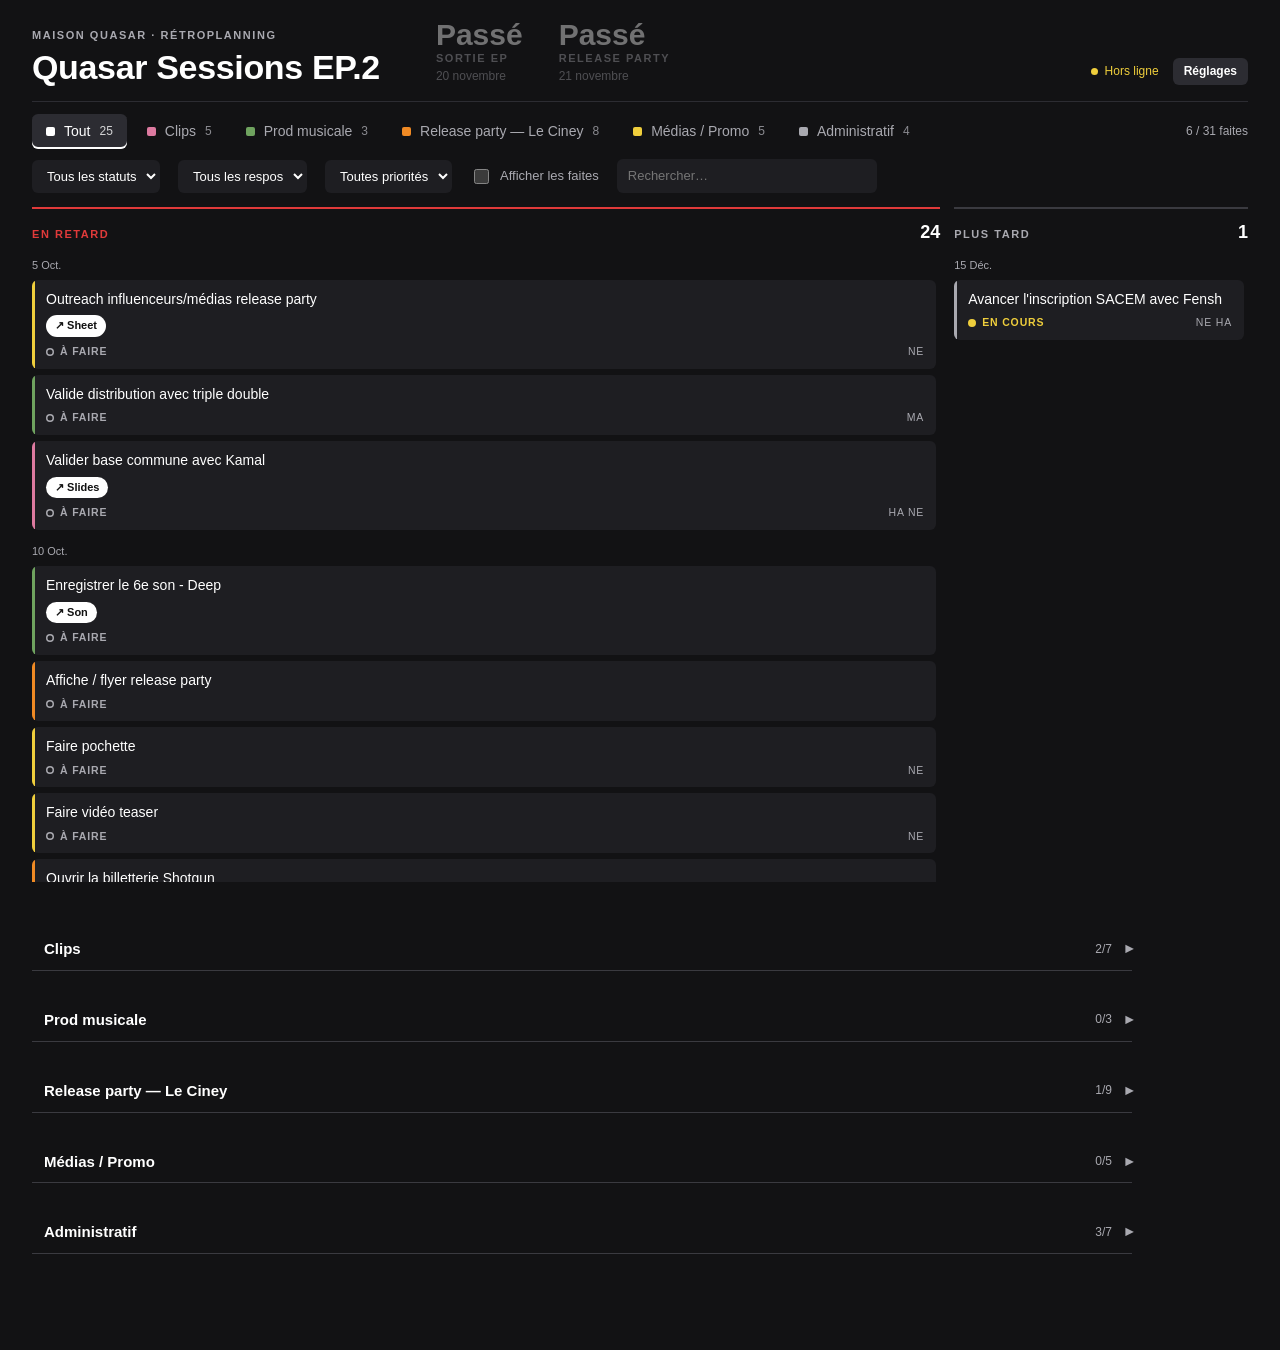
<file: index.html>
<!doctype html>
<html lang="fr">
<head>
  <meta charset="utf-8">
  <meta name="viewport" content="width=device-width, initial-scale=1">
  <meta name="color-scheme" content="dark">
  <meta name="theme-color" content="#121214">
  <title>Rétroplanning EP.2</title>
  <meta name="description" content="Rétroplanning de la sortie de QUASAR SESSIONS EP.2">
  <link rel="icon" href="data:image/svg+xml,%3Csvg xmlns='http://www.w3.org/2000/svg' viewBox='0 0 32 32'%3E%3Crect width='32' height='32' fill='%23121214'/%3E%3Crect x='9' y='9' width='14' height='14' transform='rotate(45 16 16)' fill='none' stroke='%23ffffff' stroke-width='3'/%3E%3C/svg%3E">
  <link rel="preconnect" href="https://docs.google.com">
  <link rel="preconnect" href="https://drive.google.com">
  <link rel="preconnect" href="https://w.soundcloud.com">
  <link rel="stylesheet" href="css/app.css">
</head>
<body>
  <a class="skip" href="#list">Aller aux tâches</a>

  <header class="hdr">
    <div class="hd-title">
      <p class="kicker">Maison Quasar · Rétroplanning</p>
      <h1>Quasar Sessions EP.2</h1>
    </div>
    <div id="hdr-info" class="countdowns"></div>
    <div class="tools">
      <button type="button" id="save" class="btn sm" hidden>Enregistrer</button>
      <button type="button" id="sync" class="sync" aria-live="polite"></button>
      <button type="button" id="btn-settings" class="btn sm" aria-label="Réglages">Réglages</button>
    </div>
  </header>

  <nav id="cats" class="cats" aria-label="Catégories"></nav>
  <nav id="filters" class="filters" aria-label="Filtres"></nav>

  <section id="timeline" aria-label="Frise"></section>

  <main id="list"></main>

  <div id="toasts" role="status" aria-live="polite"></div>

  <dialog id="overlay" class="overlay" aria-label="Ressource">
    <div class="ov-bar">
      <strong id="ov-title"></strong>
      <a id="ov-open" class="btn sm" target="_blank" rel="noopener noreferrer">Nouvel onglet ↗</a>
      <button type="button" class="btn sm" id="ov-close" aria-label="Fermer">Fermer</button>
    </div>
    <p id="ov-hint" class="ov-hint" hidden>Si rien ne s'affiche, ce site refuse l'intégration → <a id="ov-open2" target="_blank" rel="noopener noreferrer">ouvrir dans un nouvel onglet</a>.</p>
    <p id="ov-loading" class="ov-loading">Chargement…</p>
    <iframe id="ov-frame" title="Ressource" allow="autoplay" referrerpolicy="strict-origin-when-cross-origin"></iframe>
  </dialog>

  <dialog id="panel" class="panel" aria-label="Détail de la tâche"></dialog>

  <dialog id="settings" class="dlg"></dialog>

  <script type="module" src="js/main.js"></script>
</body>
</html>
</file>
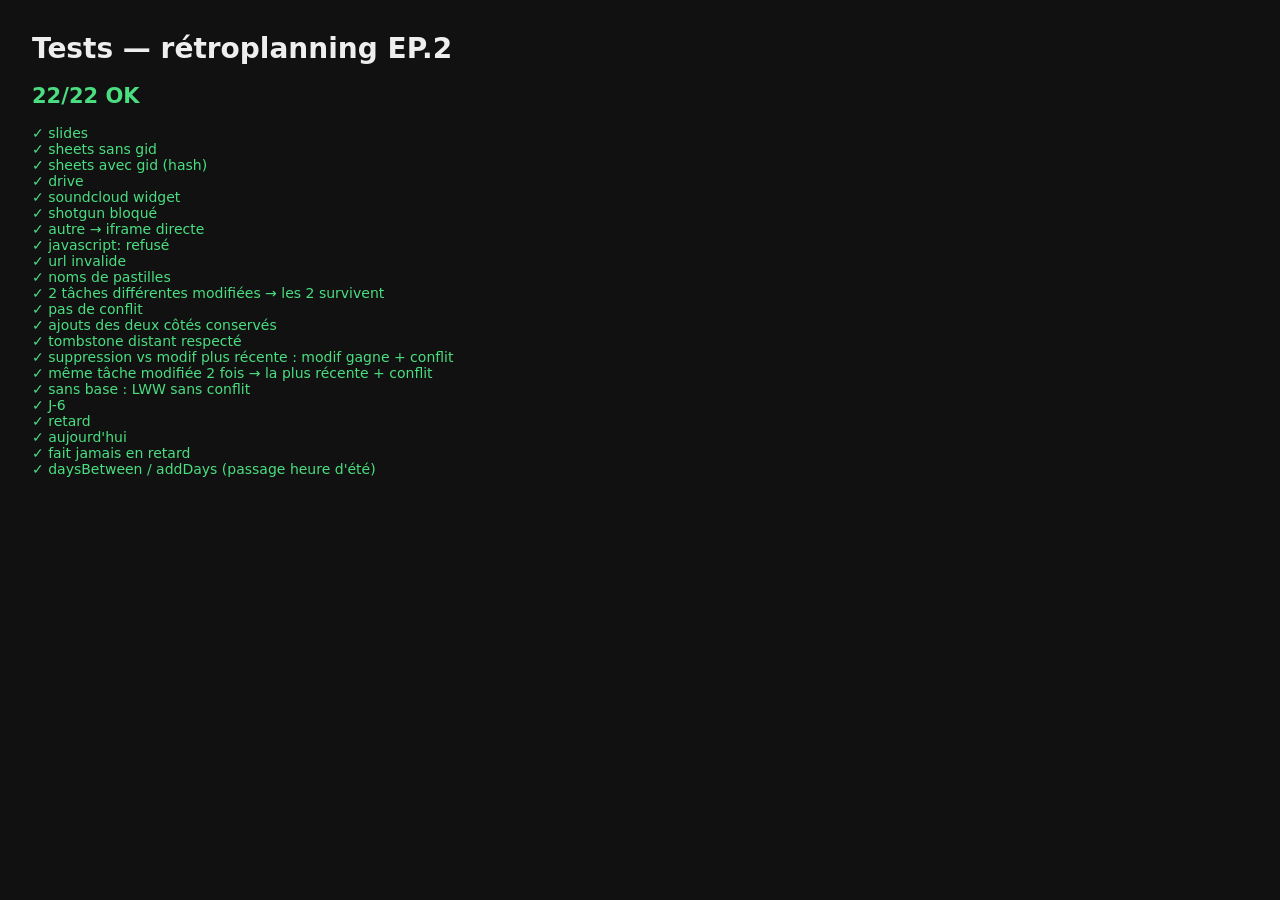
<file: tests.html>
<!doctype html>
<html lang="fr"><head><meta charset="utf-8"><title>Tests</title>
<style>body{font:14px system-ui;margin:2rem;background:#111;color:#eee}.ok{color:#4ade80}.ko{color:#f87171}pre{margin:.2rem 0 .6rem 1rem;color:#aaa}</style></head>
<body><h1>Tests — rétroplanning EP.2</h1><div id="out"></div>
<script type="module">
import { run } from './tests/cases.js';
const out = document.getElementById('out'); let n = 0, fail = 0;
run({ eq(name, a, b) {
  n++; const ok = JSON.stringify(a) === JSON.stringify(b); if (!ok) fail++;
  out.insertAdjacentHTML('beforeend', `<div class="${ok ? 'ok' : 'ko'}">${ok ? '✓' : '✗'} ${name}</div>` +
    (ok ? '' : `<pre>reçu ${JSON.stringify(a)}\nattendu ${JSON.stringify(b)}</pre>`));
}});
out.insertAdjacentHTML('afterbegin', `<h2 class="${fail ? 'ko' : 'ok'}">${n - fail}/${n} OK</h2>`);
</script></body></html>
</file>
<file: css/app.css>
/* Palette reprise du deck CLIPS_EP2_DA : charbon, panneaux gris foncé, blanc, gris clair, une couleur par catégorie. */
:root {
  color-scheme: dark;
  --bg: #121214; --card: #1e1e22; --card2: #2c2c32; --line: #2c2c32; --line2: #3a3a40;
  --fg: #fff; --mut: #a9a9b0; --late: #e03a3a; --warn: #efce3c;
  --font: "Helvetica Neue", Helvetica, Arial, sans-serif;
}
* { box-sizing: border-box; }
[hidden] { display: none !important; }
html { -webkit-text-size-adjust: 100%; }
body { margin: 0; background: var(--bg); color: var(--fg); font: 14px/1.45 var(--font); padding: 0 32px 96px; }
.skip { position: absolute; left: -999px; } .skip:focus { left: 8px; top: 8px; background: var(--fg); color: var(--bg); padding: 8px; z-index: 99; }
button { font: inherit; color: inherit; cursor: pointer; background: none; border: 0; padding: 0; }
:focus-visible { outline: 2px solid var(--fg); outline-offset: 2px; }
.muted { color: var(--mut); } .empty { padding: 16px 0; }
code { background: var(--card2); padding: 1px 6px; border-radius: 3px; font-size: .9em; }
a { color: var(--fg); }
.kicker { font-size: 11px; font-weight: 700; letter-spacing: .14em; text-transform: uppercase; color: var(--mut); }
.sq { display: inline-block; width: 9px; height: 9px; background: var(--c); border-radius: 2px; flex: none; }

/* ---- en-tête ---- */
.hdr { display: flex; align-items: flex-end; gap: 16px 56px; flex-wrap: wrap; padding: 20px 0 16px; }
.hd-title .kicker { margin: 0 0 6px; }
h1 { margin: 0; font-size: 34px; line-height: 1.05; font-weight: 700; letter-spacing: -.01em; }
.countdowns { display: flex; gap: 36px; flex: 1; flex-wrap: wrap; }
.cd { display: grid; grid-template-columns: auto; gap: 1px; }
.cd b { font-size: 30px; line-height: 1; font-weight: 700; }
.cd small { font-size: 12px; color: var(--mut); }
.cd.past { opacity: .4; }
.tools { display: flex; align-items: center; gap: 14px; }
.sync { font-size: 12px; color: var(--mut); }
.sync::before { content: ""; display: inline-block; width: 7px; height: 7px; margin-right: 7px; border-radius: 50%; background: currentColor; }
.sync.ok { color: #7fbf7b; } .sync.warn { color: var(--warn); } .sync.err { color: var(--late); } .sync.wait { color: var(--fg); }

/* ---- catégories ---- */
.cats { display: flex; align-items: center; gap: 6px; flex-wrap: wrap; border-top: 1px solid var(--line); padding-top: 12px; }
.cat-tab { display: inline-flex; align-items: center; gap: 9px; padding: 7px 14px; border-radius: 6px; color: var(--mut); font-weight: 500; }
.cat-tab small { font-size: 12px; opacity: .8; }
.cat-tab:hover { color: var(--fg); background: var(--card); }
.cat-tab.on { color: var(--fg); background: var(--card2); box-shadow: inset 0 -2px 0 var(--c); }
.cats:has(.cat-tab.on:not(:first-child)) .cat-tab:first-child { opacity: .7; }
.cats-sum { margin-left: auto; font-size: 12px; color: var(--mut); }

/* ---- filtres ---- */
.filters { display: flex; flex-wrap: wrap; align-items: center; gap: 10px 18px; padding: 10px 0 14px; font-size: 13px; color: var(--mut); }
select, input[type=text], input[type=url], input[type=date], input[type=search], input[type=password], textarea {
  font: inherit; color: var(--fg); background: var(--card); border: 1px solid transparent; border-radius: 6px; padding: 7px 10px; min-width: 0; max-width: 100%;
}
select { padding-right: 6px; } option { background: var(--card); }
input:focus, select:focus, textarea:focus { outline: 0; border-color: var(--line2); background: var(--card2); }
input[type=search] { flex: 1 1 160px; max-width: 260px; }
.chk { display: inline-flex; gap: 8px; align-items: center; cursor: pointer; }
input[type=checkbox] { accent-color: #fff; width: 15px; height: 15px; }
.tg { color: var(--mut); text-decoration: underline; text-underline-offset: 3px; } .tg:hover { color: var(--fg); }

/* ---- tableau par semaine ---- */
.board { display: flex; gap: 14px; overflow-x: auto; align-items: stretch; padding-bottom: 6px; }
.col { flex: 1 1 0; min-width: 160px; display: flex; flex-direction: column; min-height: 0; border-top: 2px solid var(--line2); padding-top: 10px; }
.col.now { border-color: var(--fg); }
.col.late { border-color: var(--late); } .col.late .kicker { color: var(--late); }
.col.empty { flex: 0 0 74px; min-width: 74px; opacity: .55; }
.col.empty.now { flex-basis: 104px; min-width: 104px; opacity: 1; }
.col header { display: flex; justify-content: space-between; align-items: baseline; gap: 6px; margin-bottom: 12px; }
.col.now .kicker { color: var(--fg); }
.col header b { font-size: 18px; }
.col-body { overflow-y: auto; min-height: 0; flex: 1 1 auto; padding-right: 4px; scrollbar-width: thin; scrollbar-color: var(--line2) transparent; }
.nothing { margin: 0; font-size: 12px; color: var(--mut); }
.day { margin-bottom: 14px; }
.day h4 { margin: 0 0 6px; font-size: 11px; font-weight: 500; color: var(--mut); text-transform: capitalize; }

.bc { background: var(--card); border-radius: 6px; padding: 10px 12px 9px 14px; margin-bottom: 6px; position: relative; overflow: hidden; display: grid; gap: 7px; }
.bc::before { content: ""; position: absolute; left: 0; top: 0; bottom: 0; width: 3px; background: var(--c); }
.bc:hover { background: var(--card2); }
.bc-main { display: block; width: 100%; text-align: left; }
.bc-t { display: -webkit-box; -webkit-line-clamp: 3; -webkit-box-orient: vertical; overflow: hidden; font-weight: 500; line-height: 1.35; }
.bc-res { display: flex; flex-wrap: wrap; gap: 5px; }
.bc-m { display: flex; justify-content: space-between; align-items: center; gap: 8px; font-size: 10.5px; letter-spacing: .08em; text-transform: uppercase; color: var(--mut); }
.bc-m em { font-style: normal; }
.stat { display: inline-flex; align-items: center; gap: 6px; font-weight: 700; }
.stat::before { content: ""; width: 8px; height: 8px; border-radius: 50%; box-shadow: inset 0 0 0 1.5px currentColor; }
.st-doing .stat { color: var(--warn); } .st-doing .stat::before { background: var(--warn); box-shadow: none; }
.st-done .stat { color: #7fbf7b; } .st-done .stat::before { background: #7fbf7b; box-shadow: none; }
.bc.st-done { opacity: .6; } .bc.st-done .bc-t { text-decoration: line-through; text-decoration-color: var(--line2); }
.rchip { background: var(--fg); color: #111; font-size: 11px; font-weight: 700; padding: 3px 9px; border-radius: 99px; white-space: nowrap; }
.rchip:hover { background: #d8d8dc; }
.ms { border: 1px solid var(--fg); border-radius: 6px; padding: 9px 12px; margin-bottom: 6px; display: grid; gap: 1px; }
.ms b { font-size: 13px; } .ms span { font-size: 12px; color: var(--mut); }

/* ---- détail par catégorie (bas de page) ---- */
#list { margin-top: 40px; display: grid; gap: 28px; max-width: 1100px; }
.cat h2 { margin: 0; }
.cat h2 button { width: 100%; display: flex; align-items: center; gap: 12px; padding: 10px 0; border-bottom: 1px solid var(--line2); font-size: 15px; font-weight: 700; text-align: left; }
.cat .lbl { flex: 1; } .count { color: var(--mut); font-weight: 400; font-size: 12px; }
.chev { color: var(--mut); transition: transform .15s; }
button[aria-expanded="false"] .chev { transform: rotate(-90deg); }
.tasks { list-style: none; margin: 0; padding: 0; }
.task { border-bottom: 1px solid var(--line); }
.row { display: flex; align-items: center; gap: 14px; padding: 8px 0; flex-wrap: wrap; }
.stbtn { width: 82px; flex: none; padding: 4px 0; border-radius: 4px; background: var(--card); font-size: 11px; font-weight: 600; color: var(--mut); text-align: center; }
.stbtn:hover:not(:disabled) { background: var(--card2); color: var(--fg); }
.stbtn.st-doing { color: #111; background: var(--warn); }
.stbtn.st-done { background: var(--fg); color: #111; }
.stbtn:disabled { cursor: default; opacity: .6; }
.ttl { flex: 1 1 260px; text-align: left; font-weight: 500; padding: 4px 0; }
.ttl:hover { text-decoration: underline; text-underline-offset: 3px; }
.st-done .ttl { color: var(--mut); font-weight: 400; }
.meta { display: inline-flex; align-items: center; gap: 12px; margin-left: auto; }
.due { font-size: 12px; color: var(--mut); white-space: nowrap; }
.due.late { color: var(--late); font-weight: 700; } .due.soon, .due.today { color: var(--warn); font-weight: 600; }
.owners { display: inline-flex; gap: 4px; }
.av { font-size: 10px; font-weight: 700; background: var(--card2); padding: 2px 6px; border-radius: 3px; text-transform: uppercase; letter-spacing: .05em; }

.detail { padding: 8px 0 22px 96px; display: grid; gap: 18px; }
.detail.in-panel { padding: 0; }
.grid { display: grid; grid-template-columns: repeat(auto-fit, minmax(170px, 1fr)); gap: 14px 18px; }
.f { display: grid; gap: 5px; font-size: 11px; font-weight: 700; letter-spacing: .12em; text-transform: uppercase; color: var(--mut); border: 0; padding: 0; margin: 0; }
.f input, .f select, .f textarea { color: var(--fg); font: 400 14px var(--font); text-transform: none; letter-spacing: 0; width: 100%; }
.wide { grid-column: 1 / -1; } legend { padding: 0; margin-bottom: 8px; }
.chks { display: flex; gap: 18px; flex-wrap: wrap; color: var(--fg); font: 400 14px var(--font); text-transform: none; letter-spacing: 0; }
textarea { resize: vertical; line-height: 1.45; }
.resources h4 { margin: 0 0 8px; font-size: 11px; letter-spacing: .12em; text-transform: uppercase; color: var(--mut); }
.res { display: grid; grid-template-columns: 130px 1fr auto auto; gap: 8px; margin-bottom: 8px; align-items: center; }
.add { margin: 12px 0 0; }

/* ---- boutons ---- */
.btn { display: inline-block; background: var(--card2); border-radius: 6px; padding: 8px 14px; font-weight: 600; font-size: 13px; text-decoration: none; }
.btn:hover:not(:disabled) { background: var(--line2); }
.btn.sm { padding: 5px 11px; font-size: 12px; }
.btn.primary { background: var(--fg); color: #111; } .btn.primary:hover:not(:disabled) { background: #ddd; }
.btn.ghost { background: none; color: var(--mut); }
.btn:disabled { opacity: .4; cursor: not-allowed; }
.danger-btn { color: var(--late); background: none; box-shadow: inset 0 0 0 1px var(--late); }
.danger-btn:hover:not(:disabled) { background: var(--late); color: #fff; }

/* ---- panneau latéral, toasts, overlay, réglages ---- */
dialog { color: var(--fg); background: var(--card); border: 0; border-radius: 10px; padding: 0; }
dialog::backdrop { background: rgb(0 0 0 / .6); }
.panel { margin: 0 0 0 auto; height: 100vh; max-height: 100vh; width: min(520px, 100vw); border-radius: 0; padding: 26px 28px 40px; overflow-y: auto; border-left: 1px solid var(--line2); }
.panel[open] { display: grid; align-content: start; gap: 18px; }
.pn-head { display: flex; justify-content: space-between; align-items: center; }
.pn-head .kicker { display: inline-flex; align-items: center; gap: 9px; }
.pn-title { font-size: 24px; font-weight: 700; line-height: 1.2; background: transparent; padding: 6px 0; border-radius: 0; border-bottom: 1px solid var(--line2); width: 100%; }
.pn-title:focus { background: transparent; border-color: var(--fg); }

#toasts { position: fixed; bottom: 18px; left: 18px; right: 18px; display: grid; gap: 8px; justify-items: center; z-index: 50; pointer-events: none; }
.toast { pointer-events: auto; display: flex; gap: 14px; align-items: center; background: var(--fg); color: #111; padding: 10px 14px; border-radius: 8px; max-width: 620px; font-weight: 500; }
.toast .btn { background: #111; color: #fff; } .toast .btn.ghost { background: none; color: #555; }
.overlay { width: min(1200px, 96vw); height: 92vh; }
.overlay[open] { display: flex; flex-direction: column; }
.ov-bar { display: flex; align-items: center; gap: 12px; padding: 10px 14px; border-bottom: 1px solid var(--line2); }
.ov-bar strong { flex: 1; overflow: hidden; text-overflow: ellipsis; white-space: nowrap; font-weight: 600; }
.ov-hint { margin: 0; padding: 9px 14px; background: var(--warn); color: #111; font-size: 13px; }
.ov-hint a { color: inherit; }
.overlay iframe { flex: 1; border: 0; width: 100%; background: var(--card); }
.ov-loading { position: absolute; top: 50%; left: 0; right: 0; text-align: center; margin: 0; color: var(--mut); pointer-events: none; }
.dlg { width: min(580px, 94vw); }
.dlg-body { display: grid; gap: 14px; padding: 24px; }
.dlg-head { display: flex; justify-content: space-between; align-items: center; } .dlg-head h2 { margin: 0; font-size: 22px; }
.actions { display: flex; gap: 10px; flex-wrap: wrap; } hr { border: 0; border-top: 1px solid var(--line2); width: 100%; margin: 4px 0; }

@media (max-width: 700px) {
  body { padding-inline: 16px; }
  h1 { font-size: 27px; } .cd b { font-size: 24px; }
  .countdowns { order: 3; flex-basis: 100%; flex-wrap: nowrap; gap: 20px; } .tools { margin-left: auto; }
  .detail { padding-left: 0; }
  .res { grid-template-columns: 1fr; }
  .meta { margin-left: 0; width: 100%; padding-left: 96px; }
  .cats-sum { flex-basis: 100%; margin: 4px 0 0; }
}
@media (prefers-reduced-motion: reduce) { * { animation: none !important; transition: none !important; } }
</file>
